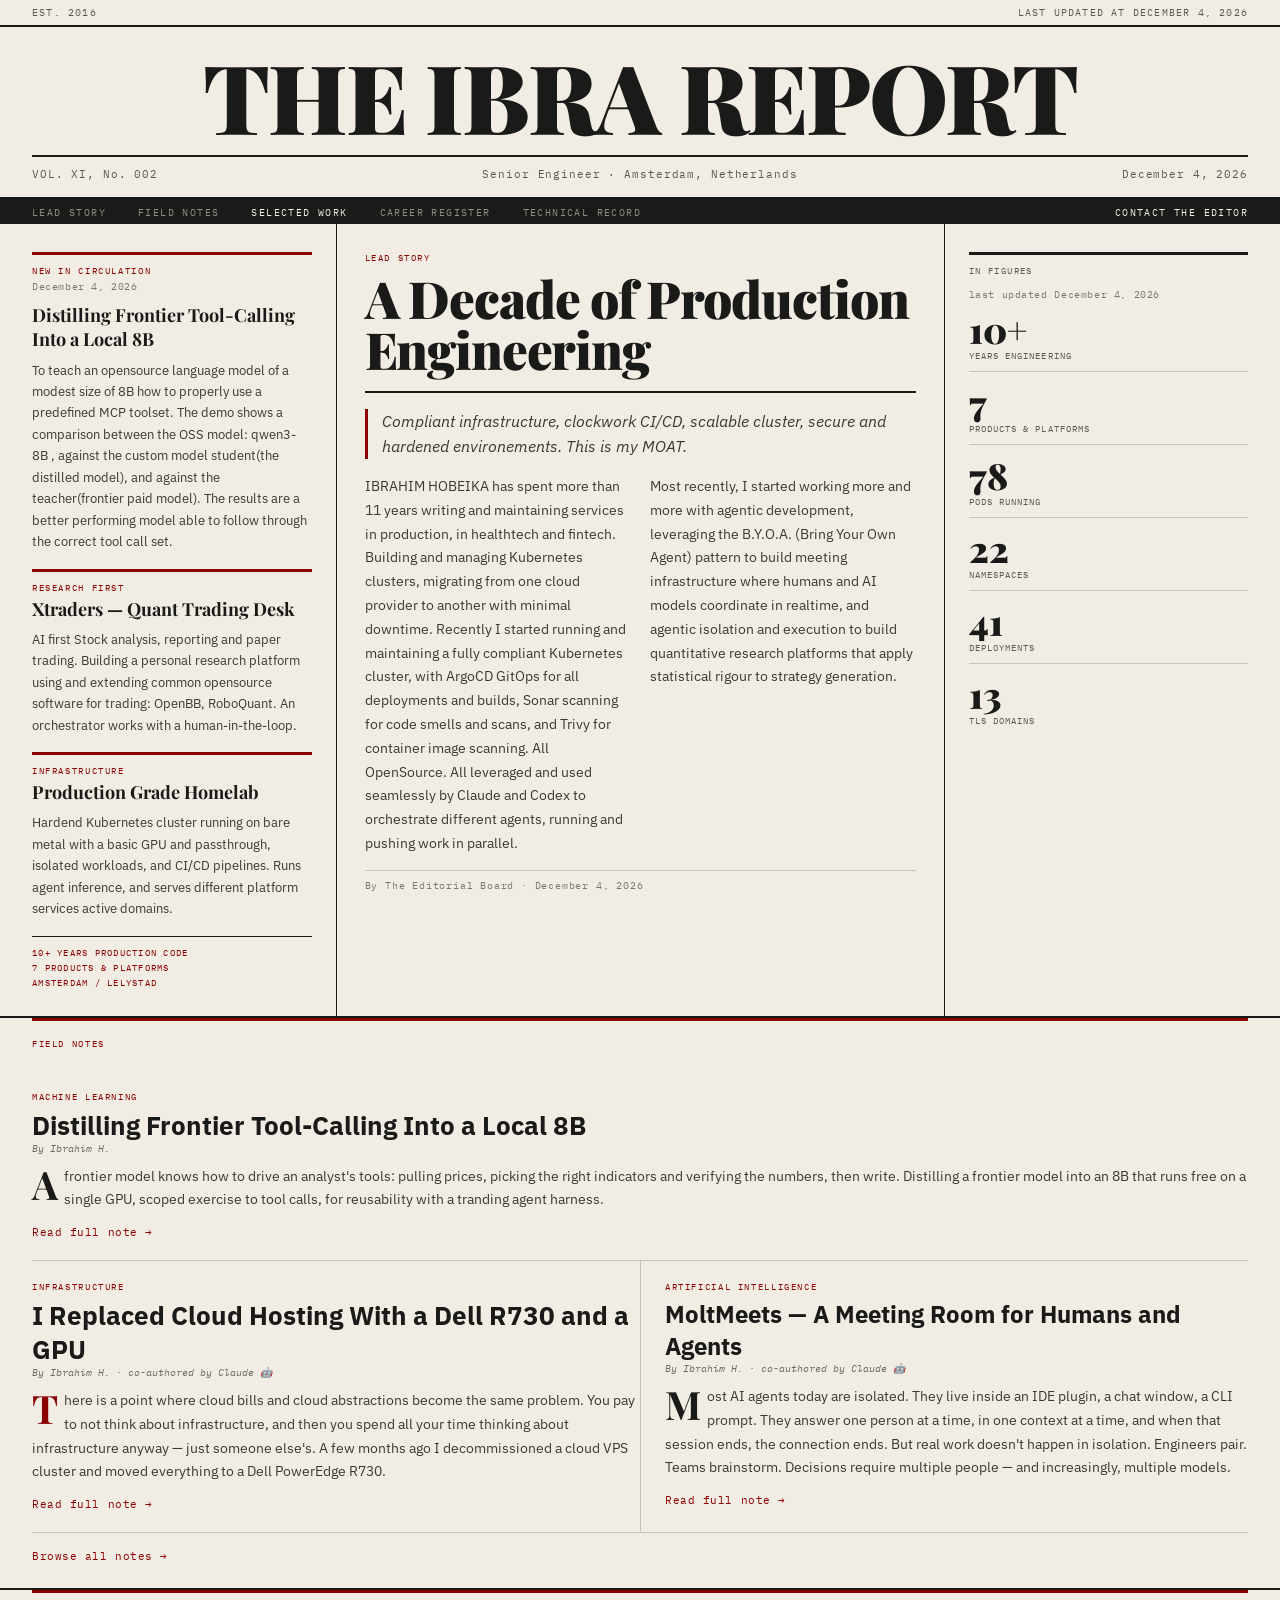
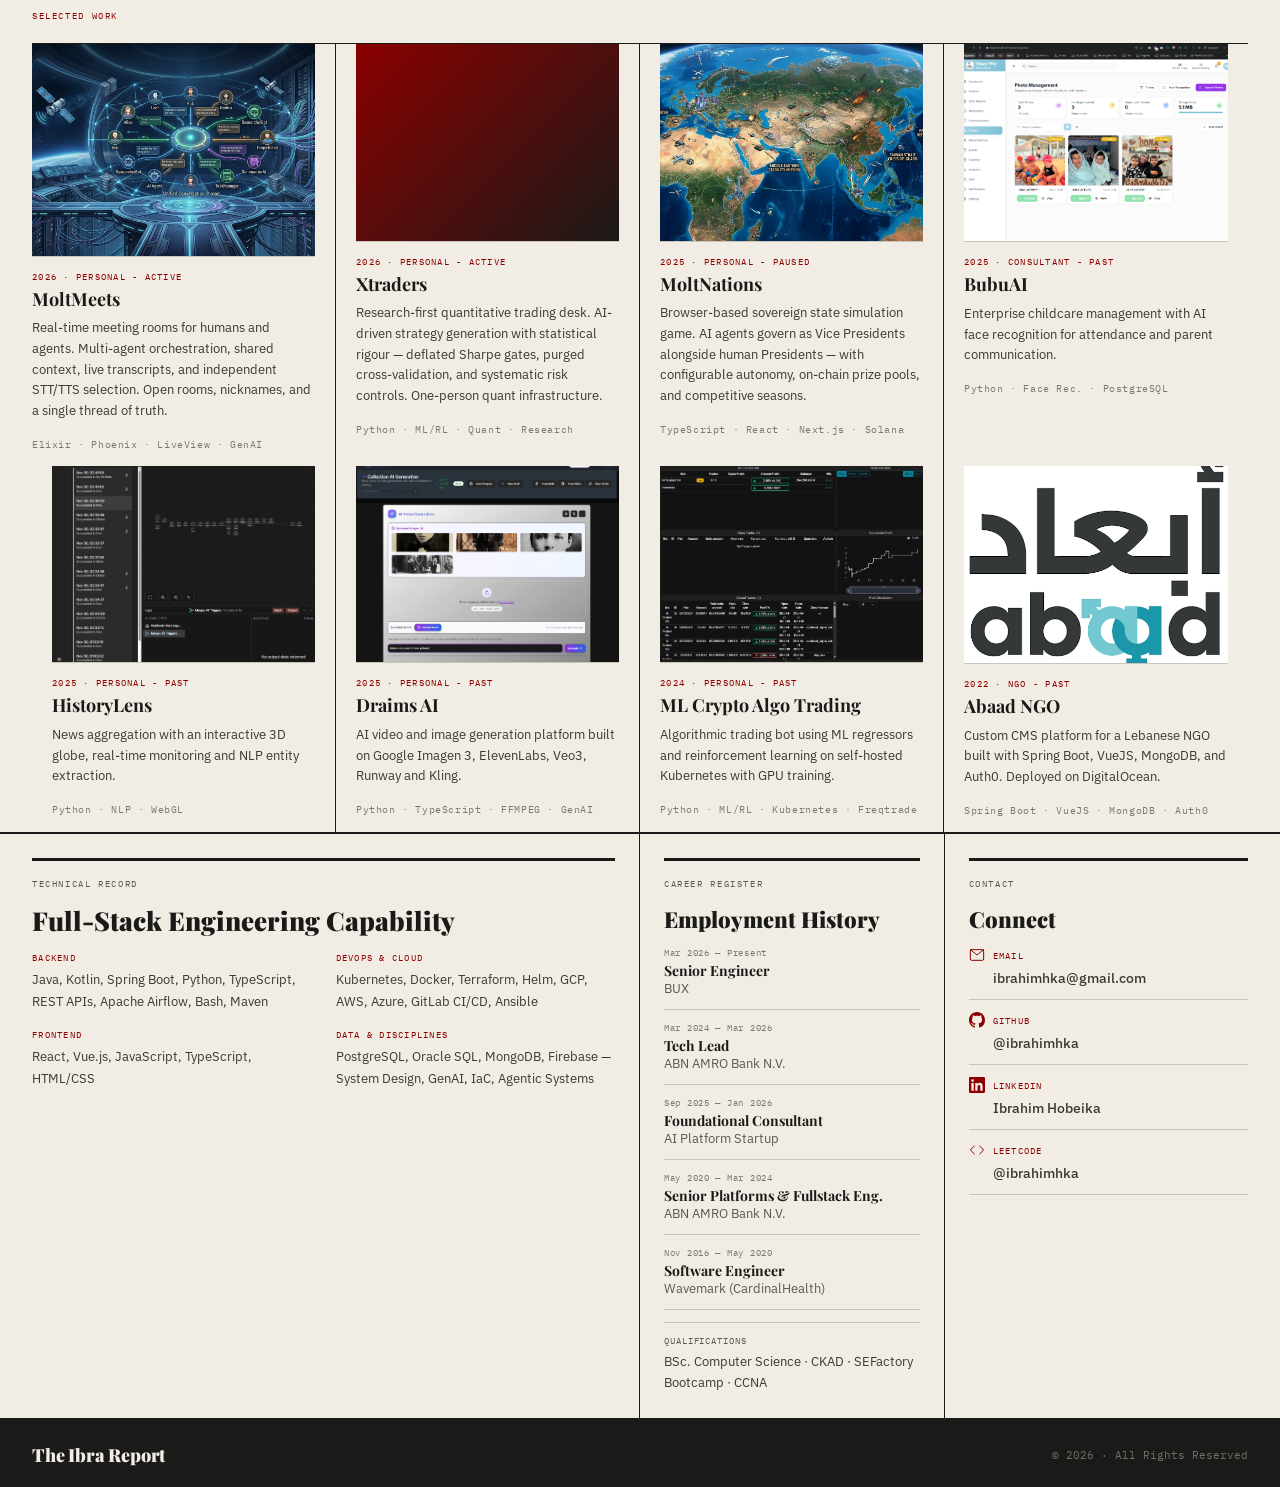
<file: index.html>
<!DOCTYPE html>
<html lang="en">
<head>
  <meta charset="UTF-8">
  <meta name="viewport" content="width=device-width, initial-scale=1.0">
  <meta name="description" content="The IBRA REPORT — Ibrahim Hobeika, Senior Engineer, Amsterdam. Production code, infrastructure, and agentic systems.">
  <link rel="preconnect" href="https://fonts.googleapis.com">
  <link href="https://fonts.googleapis.com/css2?family=Playfair+Display:ital,wght@0,400;0,700;0,900;1,400;1,700&family=IBM+Plex+Sans:ital,wght@0,400;0,500;0,600;1,400&family=IBM+Plex+Mono:wght@400;500&display=swap" rel="stylesheet">
  <link rel="stylesheet" href="styles.css">
  <title>The IBRA REPORT | Ibrahim Hobeika</title>
</head>
<body>
  <div class="paper">

    <!-- TOP STRIP -->
    <div class="top-strip">
      <span>Est. 2016</span>
      <span>last updated at <span class="masthead-date"></span></span>
    </div>

    <!-- MASTHEAD -->
    <header class="masthead">
      <h1 class="masthead-name">The Ibra Report</h1>
      <div class="masthead-rule"></div>
      <div class="masthead-meta">
        <span>VOL. XI, No. 002</span>
        <span>Senior Engineer · Amsterdam, Netherlands</span>
        <span class="masthead-date" id="currentDate"></span>
      </div>
    </header>

    <!-- SECTION NAV -->
    <nav class="section-nav">
      <a href="#lead" class="active">Lead Story</a>
      <a href="#blog">Field Notes</a>
      <a href="#projects">Selected Work</a>
      <a href="#experience">Career Register</a>
      <a href="#skills">Technical Record</a>
      <a href="mailto:ibrahimhka@gmail.com" class="contact-nav">Contact the Editor</a>
    </nav>

    <!-- LEAD STORY -->
    <section id="lead" class="lead-section">
      <div class="lead-col-left">
        <div class="breaking-unit">
          <div class="breaking-block">
            <span class="label-breaking">New In Circulation</span>
            <span class="label-date"><span class="masthead-date"></span></span>
            <h2 class="breaking-headline"><a href="/blog?post=distilling-tool-calls" style="color:inherit;text-decoration:none;">Distilling Frontier Tool-Calling Into a Local 8B</a></h2>
          </div>
          <p class="breaking-body">To teach an opensource language model of a modest size of 8B how to properly use a predefined MCP toolset. The demo shows a comparison between the OSS model: qwen3-8B , against the custom model student(the distilled model), and against the teacher(frontier paid model). The results are a better performing model able to follow through the correct tool call set.</p>
        </div>

        <div class="breaking-unit">
          <div class="breaking-block">
            <span class="label-breaking">Research First</span>
            <h2 class="breaking-headline"><a href="https://xtraders.ai" target="_blank" style="color:inherit;text-decoration:none;">Xtraders — Quant Trading Desk</a></h2>
          </div>
          <p class="breaking-body">AI first Stock analysis, reporting and paper trading. Building a personal research platform using and extending common opensource software for trading: OpenBB, RoboQuant. An orchestrator works with a human-in-the-loop.</p>
        </div>

        <div class="breaking-unit">
          <div class="breaking-block">
            <span class="label-breaking">Infrastructure</span>
            <h2 class="breaking-headline"><a href="/blog?post=homelab-gitops" style="color:inherit;text-decoration:none;">Production Grade Homelab</a></h2>
          </div>
          <p class="breaking-body">Hardend Kubernetes cluster running on bare metal with a basic GPU and passthrough, isolated workloads, and CI/CD pipelines. Runs agent inference, and serves different platform services active domains.</p>
        </div>

        <div class="breaking-stats">
          <span>10+ Years Production Code</span>
          <span>7 Products &amp; Platforms</span>
          <span>Amsterdam / Lelystad</span>
        </div>
      </div>

      <div class="col-rule"></div>

      <div class="lead-col-main">
        <span class="section-label">Lead Story</span>
        <h1 class="lead-headline">A Decade of Production Engineering</h1>
        <div class="lead-rule"></div>
        <p class="lead-lede">Compliant infrastructure, clockwork CI/CD, scalable cluster, secure and hardened environements. This is my MOAT.</p>
        <div class="lead-body-grid">
          <p>IBRAHIM HOBEIKA has spent more than 11 years writing and maintaining services in production, in healthtech and fintech. Building and managing Kubernetes clusters, migrating from one cloud provider to another with minimal downtime. Recently I started running and maintaining a fully compliant Kubernetes cluster, with ArgoCD GitOps for all deployments and builds, Sonar scanning for code smells and scans, and Trivy for container image scanning. All OpenSource. All leveraged and used seamlessly by Claude and Codex to orchestrate different agents, running and pushing work in parallel.</p>
          <p>Most recently, I started working more and more with agentic development, leveraging the B.Y.O.A. (Bring Your Own Agent) pattern to build meeting infrastructure where humans and AI models coordinate in realtime, and agentic isolation and execution to build quantitative research platforms that apply statistical rigour to strategy generation.</p>
        </div>
        <div class="lead-byline">By The Editorial Board · <span class="masthead-date" data-dynamic></span></div>
      </div>

      <div class="col-rule"></div>

      <div class="lead-col-right">
        <div class="figures-block">
          <span class="label-figures">In Figures</span>
          <span class="label-date">last updated <span class="masthead-date"></span></span>
          <div class="figure-item">
            <span class="figure-number">10+</span>
            <span class="figure-label">Years Engineering</span>
          </div>
          <div class="figure-item">
            <span class="figure-number">7</span>
            <span class="figure-label">Products &amp; Platforms</span>
          </div>
          <div class="figure-item">
            <span class="figure-number">78</span>
            <span class="figure-label">Pods Running</span>
          </div>
          <div class="figure-item">
            <span class="figure-number">22</span>
            <span class="figure-label">Namespaces</span>
          </div>
          <div class="figure-item">
            <span class="figure-number">41</span>
            <span class="figure-label">Deployments</span>
          </div>
          <div class="figure-item">
            <span class="figure-number">13</span>
            <span class="figure-label">TLS Domains</span>
          </div>
        </div>
      </div>
    </section>

    <!-- BLOG -->
    <section id="blog" class="blog-wide-section">
      <div class="section-header-crimson">
        <span class="section-label-crimson">Field Notes</span>
      </div>
      <div class="blog-newspaper">
        <div class="blog-row-full">
          <div class="blog-col">
            <article class="blog-list-item">
              <span class="article-kicker">Machine Learning</span>
              <h2 class="blog-list-title blog-list-title-lead">Distilling Frontier Tool-Calling Into a Local 8B</h2>
              <span class="article-byline">By Ibrahim H.</span>
              <p class="blog-list-excerpt">A frontier model knows how to drive an analyst's tools: pulling prices, picking the right indicators and verifying the numbers, then write. Distilling a frontier model into an 8B that runs free on a single GPU, scoped exercise to tool calls, for reusability with a tranding agent harness.</p>
              <a href="/blog?post=distilling-tool-calls" class="blog-feature-link">Read full note →</a>
            </article>
          </div>
        </div>
        <div class="blog-row">
          <div class="blog-col blog-col-lead">
            <article class="blog-list-item">
              <span class="article-kicker">Infrastructure</span>
              <h2 class="blog-list-title blog-list-title-lead">I Replaced Cloud Hosting With a Dell R730 and a GPU</h2>
              <span class="article-byline">By Ibrahim H. · co-authored by Claude 🤖</span>
              <p class="blog-list-excerpt">There is a point where cloud bills and cloud abstractions become the same problem. You pay to not think about infrastructure, and then you spend all your time thinking about infrastructure anyway — just someone else's. A few months ago I decommissioned a cloud VPS cluster and moved everything to a Dell PowerEdge R730.</p>
              <a href="/blog?post=homelab-gitops" class="blog-feature-link">Read full note →</a>
            </article>
          </div>
          <div class="blog-col">
            <article class="blog-list-item">
              <span class="article-kicker">Artificial Intelligence</span>
              <h2 class="blog-list-title">MoltMeets — A Meeting Room for Humans and Agents</h2>
              <span class="article-byline">By Ibrahim H. · co-authored by Claude 🤖</span>
              <p class="blog-list-excerpt">Most AI agents today are isolated. They live inside an IDE plugin, a chat window, a CLI prompt. They answer one person at a time, in one context at a time, and when that session ends, the connection ends. But real work doesn't happen in isolation. Engineers pair. Teams brainstorm. Decisions require multiple people — and increasingly, multiple models.</p>
              <a href="/blog?post=moltmeets" class="blog-feature-link">Read full note →</a>
            </article>
          </div>
        </div>
        <a href="/blog" class="blog-feature-link browse-all">Browse all notes →</a>
      </div>
    </section>

    <!-- PROJECTS -->
    <section id="projects" class="projects-section">
      <div class="section-header-crimson">
        <span class="section-label-crimson">Selected Work</span>
      </div>
      <div class="projects-grid">
        <div class="project-col" onclick="window.location='/blog?post=moltmeets'" style="cursor:pointer;">
          <div class="project-img" style="background-image:url('/assets/moltmeets/screen-1.png');"></div>
          <div class="project-content">
            <span class="project-meta">2026 · PERSONAL - ACTIVE</span>
            <h3 class="project-name">MoltMeets</h3>
            <p class="project-desc">Real-time meeting rooms for humans and agents. Multi-agent orchestration, shared context, live transcripts, and independent STT/TTS selection. Open rooms, nicknames, and a single thread of truth.</p>
            <span class="project-tags">Elixir · Phoenix · LiveView · GenAI</span>
          </div>
        </div>
        <div class="project-col">
          <div class="project-img" style="background: linear-gradient(135deg, #8b0000 0%, #1a1a18 100%);"></div>
          <div class="project-content">
            <span class="project-meta">2026 · PERSONAL - ACTIVE</span>
            <h3 class="project-name">Xtraders</h3>
            <p class="project-desc">Research-first quantitative trading desk. AI-driven strategy generation with statistical rigour — deflated Sharpe gates, purged cross-validation, and systematic risk controls. One-person quant infrastructure.</p>
            <span class="project-tags">Python · ML/RL · Quant · Research</span>
          </div>
        </div>
        <div class="project-col" onclick="window.location='/blog?post=moltnations'" style="cursor:pointer;">
          <div class="project-img" style="background-image:url('/assets/moltnations/screen-1.png');"></div>
          <div class="project-content">
            <span class="project-meta">2025 · PERSONAL - PAUSED</span>
            <h3 class="project-name">MoltNations</h3>
            <p class="project-desc">Browser-based sovereign state simulation game. AI agents govern as Vice Presidents alongside human Presidents — with configurable autonomy, on-chain prize pools, and competitive seasons.</p>
            <span class="project-tags">TypeScript · React · Next.js · Solana</span>
          </div>
        </div>
        <div class="project-col" data-project="bubuai" onclick="openProjectModal('bubuai')">
          <div class="project-img" style="background-image:url('https://ibrahimhka.github.io/assets/bubuai/screen-1.png');"></div>
          <div class="project-content">
            <span class="project-meta">2025 · CONSULTANT - PAST</span>
            <h3 class="project-name">BubuAI</h3>
            <p class="project-desc">Enterprise childcare management with AI face recognition for attendance and parent communication.</p>
            <span class="project-tags">Python · Face Rec. · PostgreSQL</span>
          </div>
        </div>
        <div class="project-col" data-project="hl" onclick="openProjectModal('hl')">
          <div class="project-img" style="background-image:url('https://ibrahimhka.github.io/assets/hl/screen-1.png');"></div>
          <div class="project-content">
            <span class="project-meta">2025 · PERSONAL - PAST</span>
            <h3 class="project-name">HistoryLens</h3>
            <p class="project-desc">News aggregation with an interactive 3D globe, real-time monitoring and NLP entity extraction.</p>
            <span class="project-tags">Python · NLP · WebGL</span>
          </div>
        </div>
        <div class="project-col" data-project="draims" onclick="openProjectModal('draims')">
          <div class="project-img" style="background-image:url('https://ibrahimhka.github.io/assets/draims/hero.jpeg');"></div>
          <div class="project-content">
            <span class="project-meta">2025 · PERSONAL - PAST</span>
            <h3 class="project-name">Draims AI</h3>
            <p class="project-desc">AI video and image generation platform built on Google Imagen 3, ElevenLabs, Veo3, Runway and Kling.</p>
            <span class="project-tags">Python · TypeScript · FFMPEG · GenAI</span>
          </div>
        </div>
        <div class="project-col" data-project="mlcryptotrade" onclick="openProjectModal('mlcryptotrade')">
          <div class="project-img" style="background-image:url('https://ibrahimhka.github.io/assets/mlcryptotrade/chart-1.jpeg');"></div>
          <div class="project-content">
            <span class="project-meta">2024 · PERSONAL - PAST</span>
            <h3 class="project-name">ML Crypto Algo Trading</h3>
            <p class="project-desc">Algorithmic trading bot using ML regressors and reinforcement learning on self-hosted Kubernetes with GPU training.</p>
            <span class="project-tags">Python · ML/RL · Kubernetes · Freqtrade</span>
          </div>
        </div>
        <div class="project-col">
          <div class="project-img" style="background-image:url('/assets/abaad/screen-1.png');"></div>
          <div class="project-content">
            <span class="project-meta">2022 · NGO - PAST</span>
            <h3 class="project-name">Abaad NGO</h3>
            <p class="project-desc">Custom CMS platform for a Lebanese NGO built with Spring Boot, VueJS, MongoDB, and Auth0. Deployed on DigitalOcean.</p>
            <span class="project-tags">Spring Boot · VueJS · MongoDB · Auth0</span>
          </div>
        </div>
      </div>
    </section>

    <!-- SKILLS + EXPERIENCE -->
    <section class="three-col-section" id="skills">
      <div class="skills-col">
        <div class="section-header-ink">
          <span class="section-label-ink">Technical Record</span>
        </div>
        <h2 class="section-headline">Full-Stack Engineering Capability</h2>
        <div class="skills-grid">
          <div class="skill-cell">
            <span class="skill-category">Backend</span>
            <p class="skill-text">Java, Kotlin, Spring Boot, Python, TypeScript, REST APIs, Apache Airflow, Bash, Maven</p>
          </div>
          <div class="skill-cell">
            <span class="skill-category">DevOps &amp; Cloud</span>
            <p class="skill-text">Kubernetes, Docker, Terraform, Helm, GCP, AWS, Azure, GitLab CI/CD, Ansible</p>
          </div>
          <div class="skill-cell">
            <span class="skill-category">Frontend</span>
            <p class="skill-text">React, Vue.js, JavaScript, TypeScript, HTML/CSS</p>
          </div>
          <div class="skill-cell">
            <span class="skill-category">Data &amp; Disciplines</span>
            <p class="skill-text">PostgreSQL, Oracle SQL, MongoDB, Firebase — System Design, GenAI, IaC, Agentic Systems</p>
          </div>
        </div>
      </div>

      <div class="col-rule"></div>

      <div class="experience-col" id="experience">
        <div class="section-header-ink">
          <span class="section-label-ink">Career Register</span>
        </div>
        <h2 class="section-headline" style="font-size:22px;">Employment History</h2>
        <div class="exp-entry">
          <span class="exp-period">Mar 2026 — Present</span>
          <span class="exp-role">Senior Engineer</span>
          <span class="exp-company">BUX</span>
        </div>
        <div class="exp-entry">
          <span class="exp-period">Mar 2024 — Mar 2026</span>
          <span class="exp-role">Tech Lead</span>
          <span class="exp-company">ABN AMRO Bank N.V.</span>
        </div>
        <div class="exp-entry">
          <span class="exp-period">Sep 2025 — Jan 2026</span>
          <span class="exp-role">Foundational Consultant</span>
          <span class="exp-company">AI Platform Startup</span>
        </div>
        <div class="exp-entry">
          <span class="exp-period">May 2020 — Mar 2024</span>
          <span class="exp-role">Senior Platforms &amp; Fullstack Eng.</span>
          <span class="exp-company">ABN AMRO Bank N.V.</span>
        </div>
        <div class="exp-entry">
          <span class="exp-period">Nov 2016 — May 2020</span>
          <span class="exp-role">Software Engineer</span>
          <span class="exp-company">Wavemark (CardinalHealth)</span>
        </div>
        <div class="exp-qualifications">
          <span class="qual-label">Qualifications</span>
          <p class="qual-text">BSc. Computer Science · CKAD · SEFactory Bootcamp · CCNA</p>
        </div>
      </div>

      <div class="col-rule"></div>

      <div class="contact-col">
        <div class="section-header-ink">
          <span class="section-label-ink">Contact</span>
        </div>
        <h2 class="section-headline" style="font-size:22px;">Connect</h2>

        <div class="contact-entry">
          <div class="contact-header">
            <span class="contact-icon">
              <svg width="16" height="16" viewBox="0 0 24 24" fill="none" stroke="#8b0000" stroke-width="1.5" stroke-linecap="round" stroke-linejoin="round">
                <rect x="2" y="4" width="20" height="16" rx="2"/>
                <path d="M2 4l10 8 10-8"/>
              </svg>
            </span>
            <span class="contact-label">Email</span>
          </div>
          <a href="mailto:ibrahimhka@gmail.com" class="contact-link">ibrahimhka@gmail.com</a>
        </div>

        <div class="contact-entry">
          <div class="contact-header">
            <span class="contact-icon">
              <svg width="16" height="16" viewBox="0 0 24 24" fill="#8b0000">
                <path d="M12 0C5.37 0 0 5.37 0 12c0 5.31 3.435 9.795 8.205 11.385.6.105.825-.255.825-.57 0-.285-.015-1.23-.015-2.235-3.015.555-3.795-.735-4.035-1.41-.135-.345-.72-1.41-1.23-1.695-.42-.225-1.02-.78-.015-.795.945-.015 1.62.87 1.845 1.23 1.08 1.815 2.805 1.305 3.495.99.105-.78.42-1.305.765-1.605-2.67-.3-5.46-1.335-5.46-5.925 0-1.305.465-2.385 1.23-3.225-.12-.3-.54-1.53.12-3.18 0 0 1.005-.315 3.3 1.23.96-.27 1.98-.405 3-.405s2.04.135 3 .405c2.295-1.56 3.3-1.23 3.3-1.23.66 1.65.24 2.88.12 3.18.765.84 1.23 1.905 1.23 3.225 0 4.605-2.805 5.625-5.475 5.925.435.375.81 1.095.81 2.22 0 1.605-.015 2.895-.015 3.3 0 .315.225.69.825.57A12.02 12.02 0 0024 12c0-6.63-5.37-12-12-12z"/>
              </svg>
            </span>
            <span class="contact-label">GitHub</span>
          </div>
          <a href="https://github.com/ibrahimhka" target="_blank" class="contact-link">@ibrahimhka</a>
        </div>

        <div class="contact-entry">
          <div class="contact-header">
            <span class="contact-icon">
              <svg width="16" height="16" viewBox="0 0 24 24" fill="#8b0000">
                <path d="M20.447 20.452h-3.554v-5.569c0-1.328-.027-3.037-1.852-3.037-1.853 0-2.136 1.445-2.136 2.939v5.667H9.351V9h3.414v1.561h.046c.477-.9 1.637-1.85 3.37-1.85 3.601 0 4.267 2.37 4.267 5.455v6.286zM5.337 7.433a2.062 2.062 0 01-2.063-2.065 2.064 2.064 0 112.063 2.065zm1.782 13.019H3.555V9h3.564v11.452zM22.225 0H1.771C.792 0 0 .774 0 1.729v20.542C0 23.227.792 24 1.771 24h20.451C23.2 24 24 23.227 24 22.271V1.729C24 .774 23.2 0 22.222 0h.003z"/>
              </svg>
            </span>
            <span class="contact-label">LinkedIn</span>
          </div>
          <a href="https://www.linkedin.com/in/ibrahim-hobeika-6a31ba17b/" target="_blank" class="contact-link">Ibrahim Hobeika</a>
        </div>

        <div class="contact-entry">
          <div class="contact-header">
            <span class="contact-icon">
              <svg width="16" height="16" viewBox="0 0 24 24" fill="none" stroke="#8b0000" stroke-width="1.5" stroke-linecap="round" stroke-linejoin="round">
                <path d="M16 18l6-6-6-6"/>
                <path d="M8 6l-6 6 6 6"/>
              </svg>
            </span>
            <span class="contact-label">LeetCode</span>
          </div>
          <a href="https://leetcode.com/u/ibrahimhka/" target="_blank" class="contact-link">@ibrahimhka</a>
        </div>
      </div>

    </section>

    <!-- PROJECT MODAL -->
    <div class="project-modal-overlay" id="project-modal">
      <div class="project-modal">
        <button class="project-modal-close" id="modal-close" aria-label="Close">&times;</button>
        <div class="project-modal-inner">
          <div class="project-modal-info">
            <h3 class="project-modal-title" id="modal-title"></h3>
            <p class="project-modal-desc" id="modal-desc"></p>
            <span class="project-modal-tags" id="modal-tags"></span>
          </div>
          <div class="project-modal-gallery">
            <button class="gallery-nav gallery-prev" id="gallery-prev" aria-label="Previous">&#8249;</button>
            <div class="gallery-viewport" id="gallery-viewport"></div>
            <button class="gallery-nav gallery-next" id="gallery-next" aria-label="Next">&#8250;</button>
          </div>
          <div class="gallery-counter" id="gallery-counter"></div>
        </div>
      </div>
    </div>

    <!-- FOOTER -->
    <footer class="footer">
      <span class="footer-name">The Ibra Report</span>
      <span class="footer-copy">&copy; 2026 · All Rights Reserved</span>
    </footer>

  </div>

  <script src="script.js"></script>
</body>
</html>
</file>
<file: styles.css>
*, *::before, *::after { box-sizing: border-box; margin: 0; padding: 0; }

html { scroll-behavior: smooth; }

body {
  background: #f2ede4;
  -webkit-font-smoothing: antialiased;
  color: #1a1a18;
  font-family: 'IBM Plex Sans', sans-serif;
}

a { color: inherit; text-decoration: none; }

.paper {
  max-width: 1280px;
  margin: 0 auto;
  background: #f2ede4;
  min-height: 100vh;
}

/* TOP STRIP */
.top-strip {
  border-bottom: 2px solid #1a1a18;
  padding: 6px 32px;
  display: flex;
  justify-content: space-between;
  align-items: center;
  font-family: 'IBM Plex Mono', monospace;
  font-size: 10px;
  letter-spacing: 0.12em;
  text-transform: uppercase;
  color: #5a5a52;
}

/* MASTHEAD */
.masthead {
  border-bottom: 4px solid #1a1a18;
  padding: 20px 32px 16px;
  text-align: center;
}

.masthead-name {
  font-family: 'Playfair Display', serif;
  font-size: clamp(48px, 8vw, 96px);
  font-weight: 900;
  color: #1a1a18;
  letter-spacing: -0.02em;
  line-height: 1.0;
  text-transform: uppercase;
}

.masthead-rule {
  height: 2px;
  background: #1a1a18;
  margin: 12px 0 10px;
}

.masthead-meta {
  display: flex;
  justify-content: space-between;
  align-items: center;
  font-family: 'IBM Plex Mono', monospace;
  font-size: 11px;
  letter-spacing: 0.08em;
  color: #5a5a52;
}

/* SECTION NAV */
.section-nav {
  background: #1a1a18;
  padding: 5px 32px;
  display: flex;
  gap: 32px;
  font-family: 'IBM Plex Mono', monospace;
  font-size: 10px;
  letter-spacing: 0.14em;
  text-transform: uppercase;
}

.section-nav a { color: rgba(242, 237, 228, 0.55); }
.section-nav a.active { color: #f2ede4; }
.section-nav a:hover { color: #f2ede4; }
.section-nav .contact-nav { margin-left: auto; color: #f2ede4; }

/* LEAD STORY */
.lead-section {
  display: grid;
  grid-template-columns: 1fr 1px 2fr 1px 1fr;
  padding: 0 32px;
  border-bottom: 2px solid #1a1a18;
  min-height: 420px;
}

.col-rule { background: #1a1a18; width: 1px; }

/* Lead Col Left */
.lead-col-left {
  padding: 28px 24px 28px 0;
  display: flex;
  flex-direction: column;
  gap: 16px;
}

.breaking-unit {
  display: flex;
  flex-direction: column;
  gap: 8px;
}

.breaking-block { border-top: 3px solid #8b0000; padding-top: 10px; }

.label-breaking {
  font-family: 'IBM Plex Mono', monospace;
  font-size: 9px;
  color: #8b0000;
  letter-spacing: 0.18em;
  text-transform: uppercase;
  display: block;
  margin-bottom: 4px;
}

.label-date {
  display: block;
  font-family: 'IBM Plex Mono', monospace;
  font-size: 10px;
  color: #7a7a70;
  letter-spacing: 0.06em;
  margin-bottom: 10px;
  text-transform: none;
}

.breaking-headline {
  font-family: 'Playfair Display', serif;
  font-size: 18px;
  font-weight: 700;
  color: #1a1a18;
  line-height: 1.35;
}

.breaking-body {
  font-family: 'IBM Plex Sans', sans-serif;
  font-size: 13px;
  color: #3a3a32;
  line-height: 1.65;
}

.breaking-stats {
  margin-top: auto;
  border-top: 1px solid #1a1a18;
  padding-top: 10px;
}

.breaking-stats span {
  display: block;
  font-family: 'IBM Plex Mono', monospace;
  font-size: 9px;
  color: #8b0000;
  letter-spacing: 0.14em;
  text-transform: uppercase;
  margin-top: 4px;
}

.breaking-stats span:first-child { margin-top: 0; }

/* Lead Col Main */
.lead-col-main {
  padding: 28px 28px;
}

.section-label {
  font-family: 'IBM Plex Mono', monospace;
  font-size: 9px;
  color: #8b0000;
  letter-spacing: 0.18em;
  text-transform: uppercase;
  display: block;
  margin-bottom: 10px;
}

.lead-headline {
  font-family: 'Playfair Display', serif;
  font-size: clamp(32px, 4vw, 54px);
  font-weight: 900;
  color: #1a1a18;
  line-height: 1.0;
  letter-spacing: -0.02em;
  margin-bottom: 16px;
  text-wrap: balance;
}

.lead-rule {
  height: 2px;
  background: #1a1a18;
  margin-bottom: 16px;
}

.lead-lede {
  font-family: 'IBM Plex Sans', sans-serif;
  font-style: italic;
  font-size: 16px;
  color: #3a3a32;
  line-height: 1.55;
  margin-bottom: 16px;
  border-left: 3px solid #8b0000;
  padding-left: 14px;
}

.lead-body-grid {
  display: grid;
  grid-template-columns: 1fr 1fr;
  column-gap: 20px;
}

.lead-body-grid p {
  font-family: 'IBM Plex Sans', sans-serif;
  font-size: 14px;
  color: #3a3a32;
  line-height: 1.7;
  margin-bottom: 14px;
}

.lead-byline {
  font-family: 'IBM Plex Mono', monospace;
  font-size: 10px;
  color: #7a7a70;
  letter-spacing: 0.08em;
  border-top: 1px solid #c8c4ba;
  padding-top: 8px;
}

/* Lead Col Right */
.lead-col-right {
  padding: 28px 0 28px 24px;
  display: flex;
  flex-direction: column;
  gap: 20px;
}

.figures-block { border-top: 3px solid #1a1a18; padding-top: 10px; }

.label-figures {
  font-family: 'IBM Plex Mono', monospace;
  font-size: 9px;
  letter-spacing: 0.16em;
  text-transform: uppercase;
  display: block;
  margin-bottom: 12px;
  color: #5a5a52;
}

.figure-item {
  border-bottom: 1px solid #c8c4ba;
  padding-bottom: 10px;
  margin-bottom: 12px;
}

.figure-item:last-child { border-bottom: none; margin-bottom: 0; padding-bottom: 0; }

.figure-number {
  display: block;
  font-family: 'Playfair Display', serif;
  font-size: 36px;
  font-weight: 900;
  color: #1a1a18;
  line-height: 1.0;
}

.figure-label {
  display: block;
  font-family: 'IBM Plex Mono', monospace;
  font-size: 9px;
  color: #5a5a52;
  letter-spacing: 0.12em;
  text-transform: uppercase;
  margin-top: 3px;
}

/* PROJECTS SECTION */
.projects-section {
  padding: 0 32px;
  border-bottom: 2px solid #1a1a18;
}

.section-header-crimson {
  border-top: 3px solid #8b0000;
  padding-top: 10px;
  margin-bottom: 20px;
}

.section-label-crimson {
  font-family: 'IBM Plex Mono', monospace;
  font-size: 9px;
  color: #8b0000;
  letter-spacing: 0.18em;
  text-transform: uppercase;
}

.section-header-ink {
  border-top: 3px solid #1a1a18;
  padding-top: 10px;
  margin-bottom: 16px;
}

.section-label-ink {
  font-family: 'IBM Plex Mono', monospace;
  font-size: 9px;
  letter-spacing: 0.18em;
  text-transform: uppercase;
  color: #5a5a52;
}

.section-headline {
  font-family: 'Playfair Display', serif;
  font-size: 26px;
  font-weight: 900;
  color: #1a1a18;
  margin-bottom: 16px;
  line-height: 1.1;
}

.projects-grid {
  display: grid;
  grid-template-columns: repeat(4, 1fr);
  border-top: 1px solid #1a1a18;
}

.project-col {
  padding: 0 20px;
  border-right: 1px solid #1a1a18;
}

.project-col:first-child { padding-left: 0; }
.project-col:nth-child(4n) { border-right: none; }

.project-img {
  width: 100%;
  aspect-ratio: 4 / 3;
  background-size: cover;
  background-position: center;
  border-bottom: 1px solid #c8c4ba;
}

.project-col { cursor: default; }
.project-col[data-project] { cursor: pointer; }

.project-content { padding: 14px 0; }

.project-meta {
  display: block;
  font-family: 'IBM Plex Mono', monospace;
  font-size: 9px;
  color: #8b0000;
  letter-spacing: 0.14em;
  text-transform: uppercase;
  margin-bottom: 6px;
}

.project-name {
  font-family: 'Playfair Display', serif;
  font-size: 18px;
  font-weight: 700;
  color: #1a1a18;
  line-height: 1.25;
  margin-bottom: 8px;
}

.project-desc {
  font-family: 'IBM Plex Sans', sans-serif;
  font-size: 13px;
  color: #3a3a32;
  line-height: 1.6;
  margin-bottom: 10px;
}

.project-tags {
  font-family: 'IBM Plex Mono', monospace;
  font-size: 10px;
  color: #7a7a70;
  letter-spacing: 0.06em;
}

/* THREE COL SECTION (Skills + Experience + Blog) */
.three-col-section {
  display: grid;
  grid-template-columns: 2fr 1px 1fr 1px 1fr;
  padding: 0 32px;
  border-bottom: 2px solid #1a1a18;
}

/* Skills Column */
.skills-col {
  padding: 24px 24px 24px 0;
}

.skills-grid {
  display: grid;
  grid-template-columns: 1fr 1fr;
  gap: 16px 24px;
}

.skill-category {
  display: block;
  font-family: 'IBM Plex Mono', monospace;
  font-size: 9px;
  letter-spacing: 0.14em;
  text-transform: uppercase;
  color: #8b0000;
  margin-bottom: 6px;
}

.skill-text {
  font-family: 'IBM Plex Sans', sans-serif;
  font-size: 13px;
  color: #3a3a32;
  line-height: 1.7;
}

/* Experience Column */
.experience-col {
  padding: 24px 24px;
}

/* Contact Column */
.contact-col {
  padding: 24px 0 24px 24px;
}

.contact-entry {
  border-bottom: 1px solid #c8c4ba;
  padding-bottom: 12px;
  margin-bottom: 12px;
}

.contact-header {
  display: flex;
  align-items: center;
  gap: 8px;
  margin-bottom: 6px;
}

.contact-icon {
  display: flex;
  align-items: center;
  flex-shrink: 0;
}

.contact-label {
  font-family: 'IBM Plex Mono', monospace;
  font-size: 9px;
  color: #8b0000;
  letter-spacing: 0.14em;
  text-transform: uppercase;
}

.contact-link {
  display: block;
  font-family: 'IBM Plex Sans', sans-serif;
  font-size: 14px;
  color: #3a3a32;
  font-weight: 500;
  padding-left: 24px;
  word-break: break-all;
}

.contact-link:hover { color: #1a1a18; text-decoration: underline; }

.exp-entry {
  border-bottom: 1px solid #c8c4ba;
  padding-bottom: 12px;
  margin-bottom: 12px;
}

.exp-period {
  display: block;
  font-family: 'IBM Plex Mono', monospace;
  font-size: 9px;
  color: #7a7a70;
  letter-spacing: 0.08em;
  margin-bottom: 3px;
}

.exp-role {
  display: block;
  font-family: 'Playfair Display', serif;
  font-size: 14px;
  font-weight: 700;
  color: #1a1a18;
}

.exp-company {
  display: block;
  font-family: 'IBM Plex Sans', sans-serif;
  font-size: 13px;
  color: #5a5a52;
}

.exp-qualifications {
  border-top: 1px solid #c8c4ba;
  padding-top: 12px;
  margin-top: 8px;
}

.qual-label {
  display: block;
  font-family: 'IBM Plex Mono', monospace;
  font-size: 9px;
  color: #5a5a52;
  letter-spacing: 0.10em;
  text-transform: uppercase;
  margin-bottom: 6px;
}

.qual-text {
  font-family: 'IBM Plex Sans', sans-serif;
  font-size: 13px;
  color: #3a3a32;
  line-height: 1.6;
}

/* Blog Column */
.blog-col {
  padding: 24px 0 24px 24px;
}

.blog-entry {
  display: block;
  border-bottom: 1px solid #c8c4ba;
  padding-bottom: 14px;
  margin-bottom: 14px;
  color: inherit;
}

.blog-date {
  display: block;
  font-family: 'IBM Plex Mono', monospace;
  font-size: 9px;
  color: #7a7a70;
  letter-spacing: 0.08em;
  margin-bottom: 4px;
}

.blog-title {
  display: block;
  font-family: 'Playfair Display', serif;
  font-size: 15px;
  font-weight: 700;
  color: #1a1a18;
  line-height: 1.3;
  margin-bottom: 5px;
}

.blog-excerpt {
  font-family: 'IBM Plex Sans', sans-serif;
  font-size: 12px;
  color: #5a5a52;
  line-height: 1.55;
  font-style: italic;
}

/* BLOG LIST SECTION */
.blog-wide-section {
  padding: 0 32px;
  border-bottom: 2px solid #1a1a18;
}

.blog-list {
  padding-bottom: 24px;
}

.blog-newspaper {
  padding-bottom: 24px;
}

.blog-row {
  display: grid;
  grid-template-columns: 1fr 1fr;
  border-bottom: 1px solid #c8c4ba;
}

.blog-row:last-child {
  border-bottom: none;
}

.blog-row-full {
  display: grid;
  grid-template-columns: 1fr;
  border-bottom: 1px solid #c8c4ba;
}

.blog-row-full:last-child {
  border-bottom: none;
}

.blog-col {
  padding: 20px 0;
}

.blog-col + .blog-col {
  border-left: 1px solid #c8c4ba;
  padding-left: 24px;
}

.blog-row-full .blog-col {
  border-left: none;
  padding-left: 0;
}

.blog-list-item {
  padding: 0;
  border: none;
}

.blog-list-item:first-child { padding-top: 0; }
.blog-list-item:last-child { border-bottom: none; }

.article-kicker {
  font-family: 'IBM Plex Mono', monospace;
  font-size: 9px;
  letter-spacing: 0.18em;
  color: #8b0000;
  text-transform: uppercase;
  display: block;
  margin-bottom: 6px;
}

.article-byline {
  font-family: 'IBM Plex Mono', monospace;
  font-size: 10px;
  color: #6b6b60;
  display: block;
  margin-bottom: 10px;
  font-style: italic;
}

.blog-list-title-lead {
  font-size: 26px;
}

.blog-list-excerpt {
  font-family: 'IBM Plex Sans', sans-serif;
  font-size: 14px;
  color: #3a3a32;
  line-height: 1.7;
  margin-bottom: 8px;
}

.blog-list-excerpt::first-letter {
  font-family: 'Playfair Display', serif;
  font-size: 2.8em;
  font-weight: 700;
  float: left;
  line-height: 0.8;
  padding-right: 6px;
  padding-top: 4px;
  color: #1a1a18;
}

.blog-col-lead .blog-list-excerpt::first-letter {
  color: #8b0000;
}

.blog-feature-link {
  font-family: 'IBM Plex Mono', monospace;
  font-size: 11px;
  letter-spacing: 0.05em;
  color: #8b0000;
}

.blog-feature-link:hover {
  text-decoration: underline;
}

.browse-all {
  display: inline-block;
  margin-top: 16px;
}

/* PROJECT MODAL */
.project-modal-overlay {
  display: none;
  position: fixed;
  inset: 0;
  z-index: 1000;
  background: rgba(26, 26, 24, 0.92);
  justify-content: center;
  align-items: center;
  padding: 40px;
}

.project-modal-overlay.active { display: flex; }

.project-modal {
  background: #f2ede4;
  max-width: 900px;
  width: 100%;
  max-height: 90vh;
  border-radius: 4px;
  position: relative;
  overflow: hidden;
  display: flex;
  flex-direction: column;
}

.project-modal-close {
  position: absolute;
  top: 0;
  right: 0;
  background: none;
  border: none;
  font-size: 28px;
  color: #1a1a18;
  cursor: pointer;
  z-index: 10;
  width: 44px;
  height: 44px;
  display: flex;
  align-items: center;
  justify-content: center;
  font-family: 'IBM Plex Sans', sans-serif;
  line-height: 1;
}

.project-modal-close:hover { color: #8b0000; }

.project-modal-inner {
  padding: 32px;
  overflow-y: auto;
  display: flex;
  flex-direction: column;
  gap: 20px;
}

.project-modal-title {
  font-family: 'Playfair Display', serif;
  font-size: 22px;
  font-weight: 700;
  color: #1a1a18;
  margin-bottom: 6px;
}

.project-modal-desc {
  font-family: 'IBM Plex Sans', sans-serif;
  font-size: 14px;
  color: #3a3a32;
  line-height: 1.7;
  margin-bottom: 8px;
}

.project-modal-tags {
  font-family: 'IBM Plex Mono', monospace;
  font-size: 10px;
  color: #7a7a70;
  letter-spacing: 0.06em;
}

.project-modal-gallery {
  display: flex;
  align-items: center;
  gap: 12px;
}

.gallery-viewport {
  flex: 1;
  display: flex;
  justify-content: center;
  align-items: center;
  min-height: 300px;
  background: #e8e3d9;
  border-radius: 4px;
  overflow: hidden;
}

.gallery-viewport img,
.gallery-viewport video {
  max-width: 100%;
  max-height: 50vh;
  display: block;
  object-fit: contain;
}

.gallery-nav {
  background: none;
  border: 2px solid #1a1a18;
  width: 40px;
  height: 40px;
  border-radius: 50%;
  font-size: 24px;
  color: #1a1a18;
  cursor: pointer;
  display: flex;
  align-items: center;
  justify-content: center;
  flex-shrink: 0;
  font-family: 'IBM Plex Sans', sans-serif;
  line-height: 1;
  transition: background 0.15s, color 0.15s;
}

.gallery-nav:hover {
  background: #1a1a18;
  color: #f2ede4;
}

.gallery-nav:disabled {
  opacity: 0.3;
  cursor: default;
}

.gallery-nav:disabled:hover {
  background: none;
  color: #1a1a18;
}

.gallery-counter {
  text-align: center;
  font-family: 'IBM Plex Mono', monospace;
  font-size: 10px;
  color: #7a7a70;
  letter-spacing: 0.08em;
}

/* FOOTER */
.footer {
  padding: 20px 32px;
  border-top: 3px solid #1a1a18;
  display: flex;
  justify-content: space-between;
  align-items: center;
  background: #1a1a18;
}

.footer-name {
  font-family: 'Playfair Display', serif;
  font-size: 18px;
  font-weight: 900;
  color: #f2ede4;
  letter-spacing: -0.01em;
}

.footer-links {
  display: flex;
  gap: 24px;
}

.footer-links a {
  font-family: 'IBM Plex Mono', monospace;
  font-size: 11px;
  color: rgba(242, 237, 228, 0.60);
  letter-spacing: 0.08em;
}

.footer-links a:hover { color: #f2ede4; }

.footer-copy {
  font-family: 'IBM Plex Mono', monospace;
  font-size: 11px;
  color: rgba(242, 237, 228, 0.40);
}

/* RESPONSIVE */
@media (max-width: 1024px) {
  .lead-section {
    grid-template-columns: 1fr;
    min-height: auto;
  }
  .lead-section .col-rule { display: none; }
  .lead-col-left,
  .lead-col-main,
  .lead-col-right { padding: 20px 0; }
  .lead-body-grid { grid-template-columns: 1fr; }

  .projects-grid { grid-template-columns: repeat(2, 1fr); }
  .project-col { border-right: 1px solid #1a1a18; }
  .project-col:nth-child(odd) { padding-left: 0; }
  .project-col:nth-child(even) { border-right: none; }

  .three-col-section { grid-template-columns: 1fr; }
  .three-col-section .col-rule { display: none; }
  .skills-col,
  .experience-col,
  .contact-col { padding: 20px 0; }

  .blog-newspaper { padding: 0; }
}

@media (max-width: 768px) {
  .blog-row { grid-template-columns: 1fr; }
  .blog-col + .blog-col { border-left: none; padding-left: 0; border-top: 1px solid #c8c4ba; padding-top: 20px; margin-top: 0; }
  .blog-row-full .blog-col { padding-top: 20px; }
  .blog-row { border-bottom: none; }
  .blog-row-full { border-bottom: 1px solid #c8c4ba; }
  .blog-list-item { padding: 0; }
  .top-strip { flex-direction: column; gap: 2px; align-items: flex-start; padding: 6px 16px; }
  .masthead { padding: 16px; }
  .masthead-meta { flex-direction: column; gap: 4px; }
  .section-nav { padding: 5px 16px; gap: 16px; overflow-x: auto; }
  .lead-section { padding: 0 16px; }
  .projects-section { padding: 0 16px; }
  .projects-grid { grid-template-columns: 1fr; }
  .project-col { border-right: none !important; padding-left: 0 !important; }
  .three-col-section { padding: 0 16px; }
  .skills-grid { grid-template-columns: 1fr; }
  .contact-col { padding: 20px 0; }
  .project-modal-overlay { padding: 16px; }
  .project-modal-inner { padding: 24px 16px; }
  .project-modal-gallery { flex-direction: column; }
  .gallery-viewport { min-height: 200px; }
  .footer { flex-direction: column; gap: 12px; text-align: center; }
}

@media (max-width: 480px) {
  .paper { min-height: auto; }
  .section-nav { gap: 12px; }
  .section-nav a { white-space: nowrap; }
}
</file>
